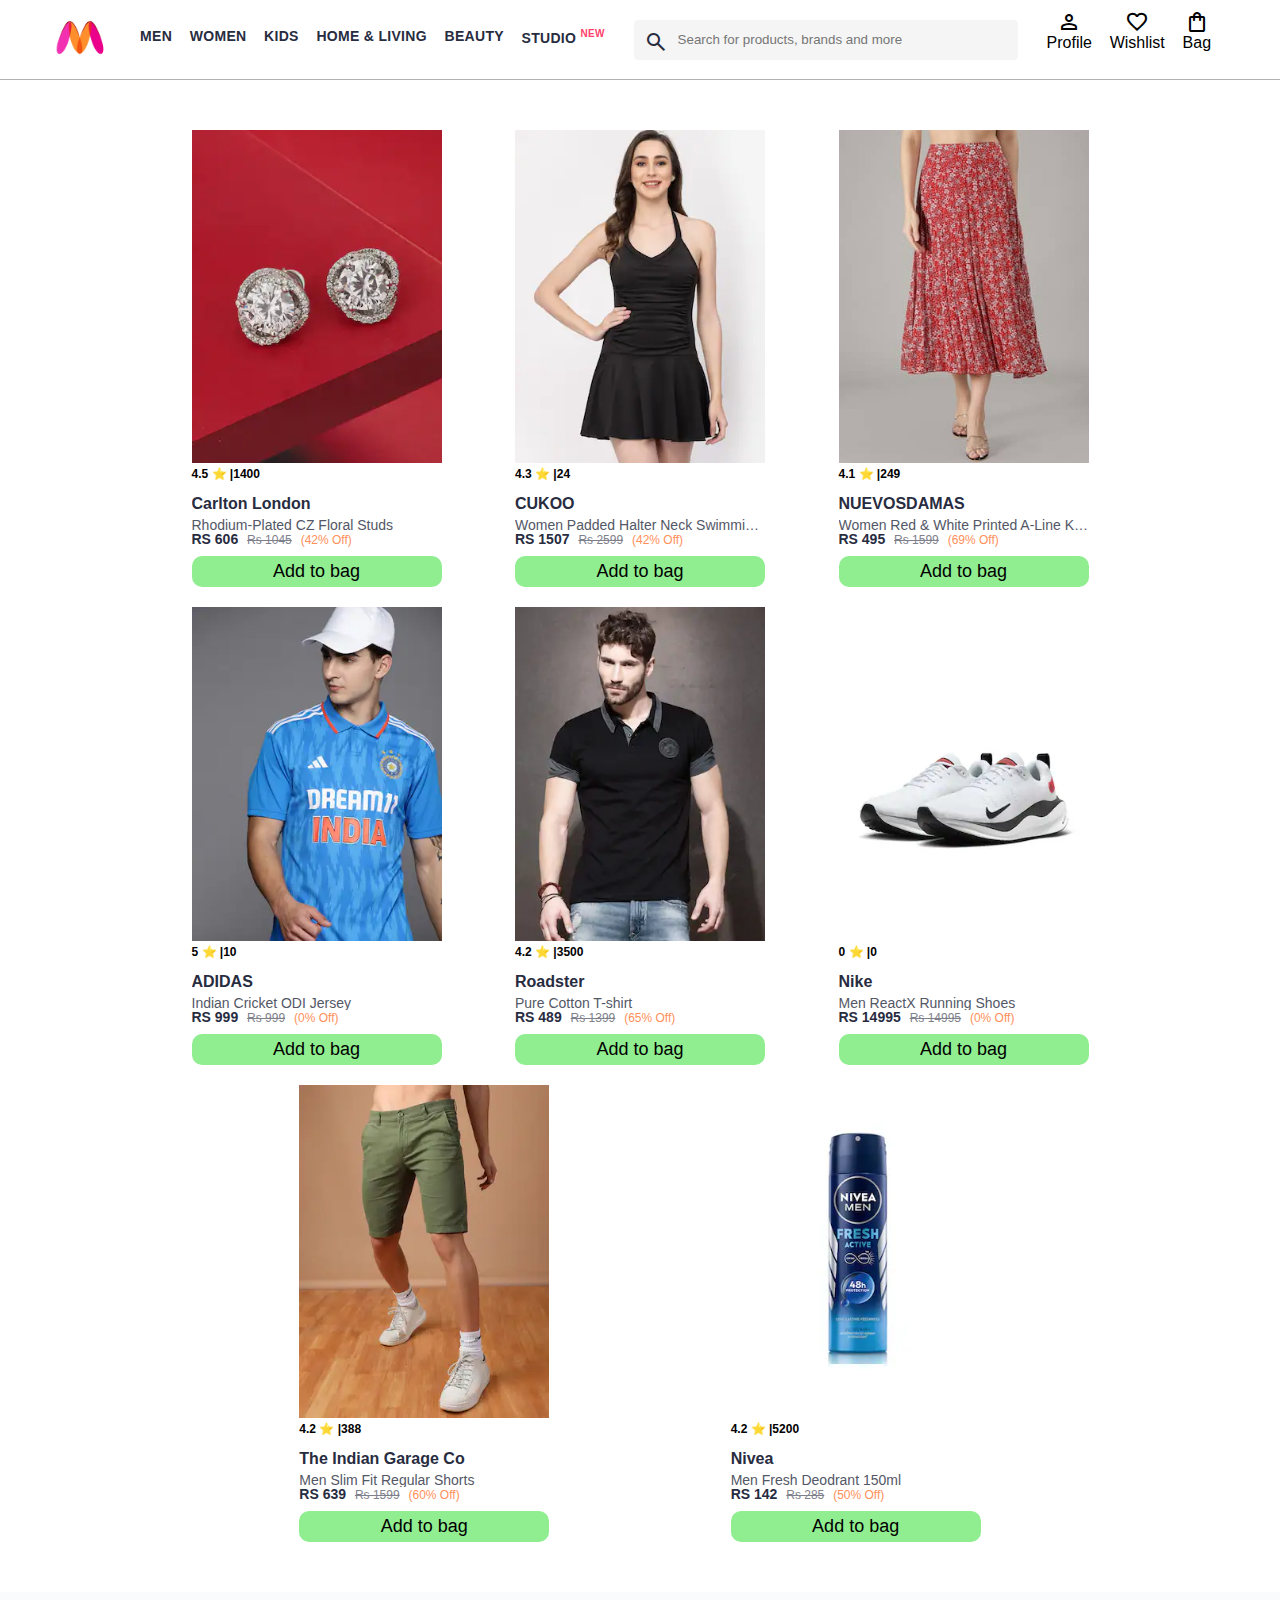
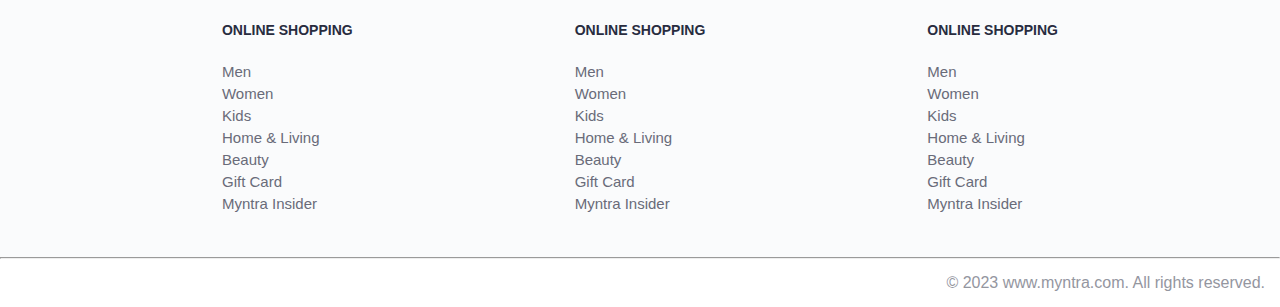
<file: index.html>
<!DOCTYPE html>
<html lang="en">
  <head>
    <title>Myntra Functional Clone</title>
    <link rel="stylesheet" href="css/index.css" />
    <link
      rel="stylesheet"
      href="https://fonts.googleapis.com/css2?family=Material+Symbols+Outlined:opsz,wght,FILL,GRAD@20..48,100..700,0..1,-50..200"
    />
  </head>
  <body>
    <header>
      <div class="logo_container">
        <a href="#"
          ><img
            class="myntra_home"
            src="images/myntra_logo.webp"
            alt="Myntra Home"
        /></a>
      </div>
      <nav class="nav_bar">
        <a href="#">Men</a>
        <a href="#">Women</a>
        <a href="#">Kids</a>
        <a href="#">Home & Living</a>
        <a href="#">Beauty</a>
        <a href="#">Studio <sup>New</sup></a>
      </nav>
      <div class="search_bar">
        <span class="material-symbols-outlined search_icon">search</span>
        <input
          class="search_input"
          placeholder="Search for products, brands and more"
        />
      </div>
      <div class="action_bar">
        <div class="action_container">
          <span class="material-symbols-outlined action_icon">person</span>
          <span class="action_name">Profile</span>
        </div>

        <div class="action_container">
          <span class="material-symbols-outlined action_icon">favorite</span>
          <span class="action_name">Wishlist</span>
        </div>

        <a class="action_container" href="pages/bag.html">
          <span class="material-symbols-outlined action_icon"
            >shopping_bag</span
          >
          <span class="action_name">Bag</span>
          <span  class="bag-item-count">0</span>
        </a>
      </div>
    </header>
    <main>
      <div class="items-Container"></div>
    </main>
    <footer>
      <div class="footer_container">
        <div class="footer_column">
          <h3>ONLINE SHOPPING</h3>

          <a href="#">Men</a>
          <a href="#">Women</a>
          <a href="#">Kids</a>
          <a href="#">Home & Living</a>
          <a href="#">Beauty</a>
          <a href="#">Gift Card</a>
          <a href="#">Myntra Insider</a>
        </div>

        <div class="footer_column">
          <h3>ONLINE SHOPPING</h3>

          <a href="#">Men</a>
          <a href="#">Women</a>
          <a href="#">Kids</a>
          <a href="#">Home & Living</a>
          <a href="#">Beauty</a>
          <a href="#">Gift Card</a>
          <a href="#">Myntra Insider</a>
        </div>

        <div class="footer_column">
          <h3>ONLINE SHOPPING</h3>

          <a href="#">Men</a>
          <a href="#">Women</a>
          <a href="#">Kids</a>
          <a href="#">Home & Living</a>
          <a href="#">Beauty</a>
          <a href="#">Gift Card</a>
          <a href="#">Myntra Insider</a>
        </div>
      </div>
      <hr />

      <div class="copyright">© 2023 www.myntra.com. All rights reserved.</div>
    </footer>
    <script src="data/items.js"></script>
    <script src="Scripts/index.js"></script>
  </body>
</html>
</file>
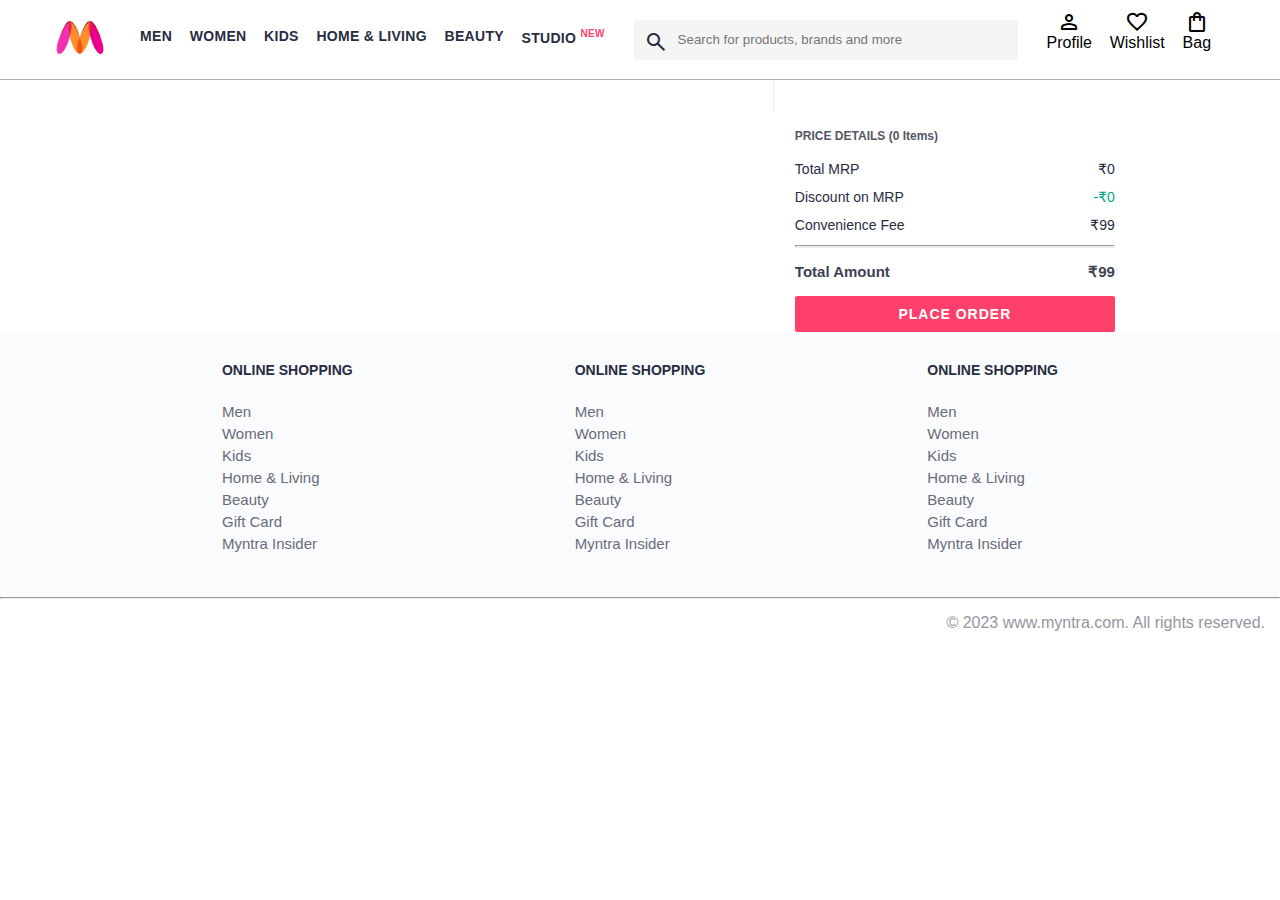
<file: pages/bag.html>
<!DOCTYPE html>
<html lang="en">
  <head>
    <title>Myntra Clone</title>
    <link rel="stylesheet" href="../css/index.css" />
    <link rel="stylesheet" href="../css/bag.css" />
    <link
      rel="stylesheet"
      href="https://fonts.googleapis.com/css2?family=Material+Symbols+Outlined:opsz,wght,FILL,GRAD@20..48,100..700,0..1,-50..200"
    />
  </head>
  <body>
    <header>
      <div class="logo_container">
        <a href="#"
          ><img
            class="myntra_home"
            src="../images/myntra_logo.webp"
            alt="Myntra Home"
        /></a>
      </div>
      <nav class="nav_bar">
        <a href="#">Men</a>
        <a href="#">Women</a>
        <a href="#">Kids</a>
        <a href="#">Home & Living</a>
        <a href="#">Beauty</a>
        <a href="#">Studio <sup>New</sup></a>
      </nav>
      <div class="search_bar">
        <span class="material-symbols-outlined search_icon">search</span>
        <input
          class="search_input"
          placeholder="Search for products, brands and more"
        />
      </div>
      <div class="action_bar">
        <div class="action_container">
          <span class="material-symbols-outlined action_icon">person</span>
          <span class="action_name">Profile</span>
        </div>

        <div class="action_container">
          <span class="material-symbols-outlined action_icon">favorite</span>
          <span class="action_name">Wishlist</span>
        </div>

        <div class="action_container">
          <span class="material-symbols-outlined action_icon"
            >shopping_bag</span
          >
          <span class="action_name">Bag</span>
          <span class="bag-item-count">0</span>
        </div>
      </div>
    </header>
    <main>
      <div class="bag-page">
        <div class="bag-items-container"></div>
        <div class="bag-summary">
          <button class="btn-place-order">
            <div class="css-xjhrni">PLACE ORDER</div>
          </button>
        </div>
        <!-- <div class="m"></div> -->
      </div>
    </main>
    <footer>
      <div class="footer_container">
        <div class="footer_column">
          <h3>ONLINE SHOPPING</h3>

          <a href="#">Men</a>
          <a href="#">Women</a>
          <a href="#">Kids</a>
          <a href="#">Home & Living</a>
          <a href="#">Beauty</a>
          <a href="#">Gift Card</a>
          <a href="#">Myntra Insider</a>
        </div>

        <div class="footer_column">
          <h3>ONLINE SHOPPING</h3>

          <a href="#">Men</a>
          <a href="#">Women</a>
          <a href="#">Kids</a>
          <a href="#">Home & Living</a>
          <a href="#">Beauty</a>
          <a href="#">Gift Card</a>
          <a href="#">Myntra Insider</a>
        </div>

        <div class="footer_column">
          <h3>ONLINE SHOPPING</h3>

          <a href="#">Men</a>
          <a href="#">Women</a>
          <a href="#">Kids</a>
          <a href="#">Home & Living</a>
          <a href="#">Beauty</a>
          <a href="#">Gift Card</a>
          <a href="#">Myntra Insider</a>
        </div>
      </div>
      <hr />

      <div class="copyright">© 2023 www.myntra.com. All rights reserved.</div>
    </footer>
    <script src="../data/items.js"></script>
    <script src="../Scripts/index.js"></script>
    <script src="../Scripts/bag.js"></script>
  </body>
</html>
</file>
<file: css/index.css>
/***************** Item Page CSS **************************/
/*.action_container {
    text-decoration: none;
}
a.action_container:link {
    color:black;
}
.item-details {
    cursor: pointer;
    width: 15.625rem;
    margin: 0.625rem;
}
.stars {
    font-size: 0.75rem;
    font-weight: 700;
    text-align: left;
}
.company {
    font-size: 1.125rem;
    font-weight: 700;
    line-height: 1;
    color: #282c3f;
    margin-bottom: 0.375rem;
    overflow: hidden;
    text-overflow: ellipsis;
    white-space: nowrap;
    margin-top: 1.25rem;
}
.item-name {
    color: #535766;
    font-size: 1rem;
    line-height: 1;
    margin-bottom: 0;
    margin-top: 0;
    overflow: hidden;
    text-overflow: ellipsis;
    white-space: nowrap;
    font-weight: 400;
    display: block;
}
.price-container {
    margin-top: 0.625rem;
}
.current-price {
    font-size: 0.875rem;
    font-weight: 700;
    color: #282c3f;
}
.original-price {
    text-decoration: line-through;
    color: #7e818c;
    font-weight: 400;
    margin-left: 0.3125rem;
    font-size: 0.75rem;
}
.discount-percentage {
    color: #ff905a;
    font-weight: 400;
    font-size: 0.75rem;
    margin-left: 0.3125rem;
}
.btn-bag {
    background-color: lightgreen;
    border: none;
    padding: 0.3125rem 0.9375rem;
    border-radius: 0.625rem;
    width: 100%;
    margin-top: 0.4375rem;
    font-size: 1.25rem;
    cursor: pointer;
}
.bag-items {
    background-color: #f16565;
    white-space: nowrap;
    text-align: center;
    line-height: 1.125rem;
    padding: 0 0.375rem;
    height: 1.125rem;
    position: relative;
    border-radius: 50%;
    font-size: 0.75rem;
    color: #fff;
    left: 0.8125rem;
    top: -2.75rem;
    font-weight: 700;
    cursor: pointer;
}*/

* {
  margin: 0;
  padding: 0;
  font-family: Assistant, -apple-system, BlinkMacSystemFont, Segoe UI, Roboto,
    Helvetica, Arial, sans-serif;
  box-sizing: border-box;
}
header {
  display: flex;
  background-color: #ffffff;
  height: 5rem;
  justify-content: space-between;
  align-items: center;
  border-bottom: 0.0625rem solid #b6b1b1;
}
.myntra_home {
  height: 2.8125rem;
}
.logo_container {
  margin-left: 4%;
}
.action_bar {
  margin-right: 4%;
}
.nav_bar {
  display: flex;
  min-width: 31.25rem;
  justify-content: space-evenly;
}
.nav_bar a {
  font-size: 0.875rem;
  letter-spacing: 0.0187rem;
  color: #282c3f;
  font-weight: 700;
  text-transform: uppercase;
  text-decoration: none;
  padding: 1.75rem 0;
  border-bottom: 0.3125rem solid #ffffff;
}
.nav_bar a:hover {
  border-bottom: 0.25rem solid #f54e77;
}

.nav_bar a sup {
  color: #ff3f6c;
  font-size: 0.625rem;
}

.search_bar {
  height: 2.5rem;
  min-width: 12.5rem;
  width: 30%;
  display: flex;
  align-items: center;
}
.search_icon {
  box-sizing: content-box;
  height: 1.25rem;
  padding: 0.625rem;

  background-color: #f5f5f6;
  color: #282c3f;
  font-weight: 300;
  border-radius: 0.25rem 0 0 0.25rem;
}
.search_input {
  color: #696e79;
  background-color: #f5f5f6;
  flex-grow: 1;
  height: 2.5rem;
  border: 0;
  border-radius: 0 0.25rem 0.25rem 0;
}

.action_bar {
  display: flex;
  min-width: 12.5rem;
  justify-content: space-evenly;
}

.action_container {
  display: flex;
  flex-direction: column;
  align-items: center;
}

/* Main section */
.banner_container {
  margin: 2.5rem 0;
}
.banner_image {
  width: 100%;
}

.category_heading {
  text-transform: uppercase;
  color: #3e4152;
  letter-spacing: 0.15em;
  font-size: 1.8em;
  margin: 3.125rem 0 0.625rem 1.875rem;
  max-height: 5em;
  font-weight: 700;
}

.category-items,
.items-Container {
  width: 80%;
  margin: 3.125rem 10%;
  display: flex;
  flex-wrap: wrap;
  justify-content: space-evenly;
}

.sale_item {
  width: 15.625rem;
}

.footer_container {
  padding: 1.875rem 0rem 2.5rem 0rem;
  background: #fafbfc;
  display: flex;
  justify-content: space-evenly;
}

.footer_column {
  display: flex;
  flex-direction: column;
}

.footer_column h3 {
  color: #282c3f;
  font-size: 0.875rem;
  margin-bottom: 1.5625rem;
}

.footer_column a {
  color: #696b79;
  font-size: 0.9375rem;
  text-decoration: none;
  padding-bottom: 0.3125rem;
}

.copyright {
  color: #94969f;
  text-align: end;
  padding: 0.9375rem;
}

.items-Container {
  width: 80%;
  margin: 2.5rem 10%;
}
.item-container {
  width: 15.625rem;
  margin: 0.625rem;
}
.itemImage {
  width: 100%;
}

.rating {
  font-size: 0.75rem;
  font-weight: 700;
}

.companyName {
  margin-top: 0.9375rem;
  font-size: 1rem;
  font-weight: 700;
  line-height: 1;
  color: #282c3f;
  margin-bottom: 0.375rem;
  overflow: hidden;
  text-overflow: ellipsis;
  white-space: nowrap;
}
.itemName {
  color: #535766;
  font-size: 0.875rem;
  line-height: 1;
  margin-bottom: 0;
  margin-top: 0;
  overflow: hidden;
  text-overflow: ellipsis;
  white-space: nowrap;
  font-weight: 400;
  display: block;
}
.pricing {
  font-size: 0.875rem;
  line-height: 0.9375rem;
  color: #282c3f;
  white-space: nowrap;
}

.CurrentPrice {
  font-size: 0.875rem;
  font-weight: 700;
  color: #282c3f;
}
.Orignalprice {
  text-decoration: line-through;
  color: #7e818c;
  font-weight: 400;
  margin-left: 0.3125rem;
  font-size: 0.75rem;
}

.Discount {
  color: #ff905a;
  font-weight: 400;
  font-size: 0.75rem;
  margin-left: 0.3125rem;
}
.AddToBag {
  margin-top: 0.5rem;
  font-size: 1.125rem;
  width: 100%;
  background-color: lightgreen;
  border: none;
  padding: 0.3125rem 0.9375rem;
  border-radius: 0.625rem;
  cursor: pointer;
}
.bag-item-count {
  background-color: #f16565;
  white-space: nowrap;
  text-align: center;
  line-height: 1.125rem;
  padding: 0 0.375rem;
  height: 1.125rem;
  position: relative;
  border-radius: 50%;
  font-size: 0.75rem;
  color: #fff;
  left: 0.8125rem;
  top: -2.75rem;
  font-weight: 700;
  cursor: pointer;
}
.action_container {
    text-decoration: none;
}
a.action_container:link {
    color:black;
}
</file>
<file: css/bag.css>
.bag-items-container {
  display: inline-block;
  width: 64%;
  padding-right: 20px;
  border-right: 1px solid #eaeaec;
  padding-top: 32px;
  color: #282c3f;
  font-size: 13px;
  line-height: 1.42857143;
}

.bag-page {
  width: 75%;
  margin-left: 12.5%;
}

.bag-summary {
  vertical-align: top;
  display: inline-block;
  width: 35%;
  padding: 24px 0 0 16px;
  color: #282c3f;
  font-size: 13px;
  line-height: 1.42857143;
}

.bag-details-container {
  margin-bottom: 16px;
}

.price-header {
  font-size: 12px;
  font-weight: 700;
  margin: 24px 0 16px;
  color: #535766;
}

.price-item {
  margin-bottom: 12px;
  line-height: 16px;
  font-size: 14px;
  color: #282c3f;
}

.price-item-value {
  float: right;
}

.priceDetail-base-discount {
  color: #03a685;
}

.price-footer {
  font-weight: 700;
  font-size: 15px;
  padding-top: 16px;
  border-top: 1px solid #eaeaec;
  color: #3e4152;
  line-height: 16px;
}

.btn-place-order {
  width: 100%;
  letter-spacing: 1px;
  font-size: 14px;
  font-weight: 600;
  border-radius: 2px;
  border-width: 0px;
  padding: 10px 16px;
  background-color: rgb(255, 63, 108);
  color: rgb(255, 255, 255);
  cursor: pointer;
}

.bag-item-container {
  margin-bottom: 8px;
  background: #fff;
  font-size: 14px;
  border: 1px solid #eaeaec;
  border-radius: 4px;
  position: relative;
  padding: 12px 12px 0;
}

.item-left-part {
  position: absolute;
  background: rgb(255, 242, 223);
  height: 148px;
  width: 111px;
}

.item-right-part {
  padding-left: 12px;
  position: relative;
  min-height: 148px;
  margin-left: 111px;
  margin-bottom: 12px;
}

.bag-item-img {
  width: 100%;
}

.return-period {
  display: inline-flex;
  font-size: 14px;
  padding-top: 8px;
}

.return-period-days {
  font-weight: 700;
  margin-right: 4px;
}

.delivery-details {
  margin-top: 5px;
  color: #282c3f;
  font-size: 12px;
  letter-spacing: -.1px;
  margin-bottom: 8px;
  line-height: 15px;
}

.delivery-details-days {
  color: #03a685;
}

.remove-from-cart {
  position: absolute;
  font-size: 25px;
  top: 10px;
  right: 18px;
  width: 14px;
  height: 14px;
  cursor: pointer;
}
</file>
